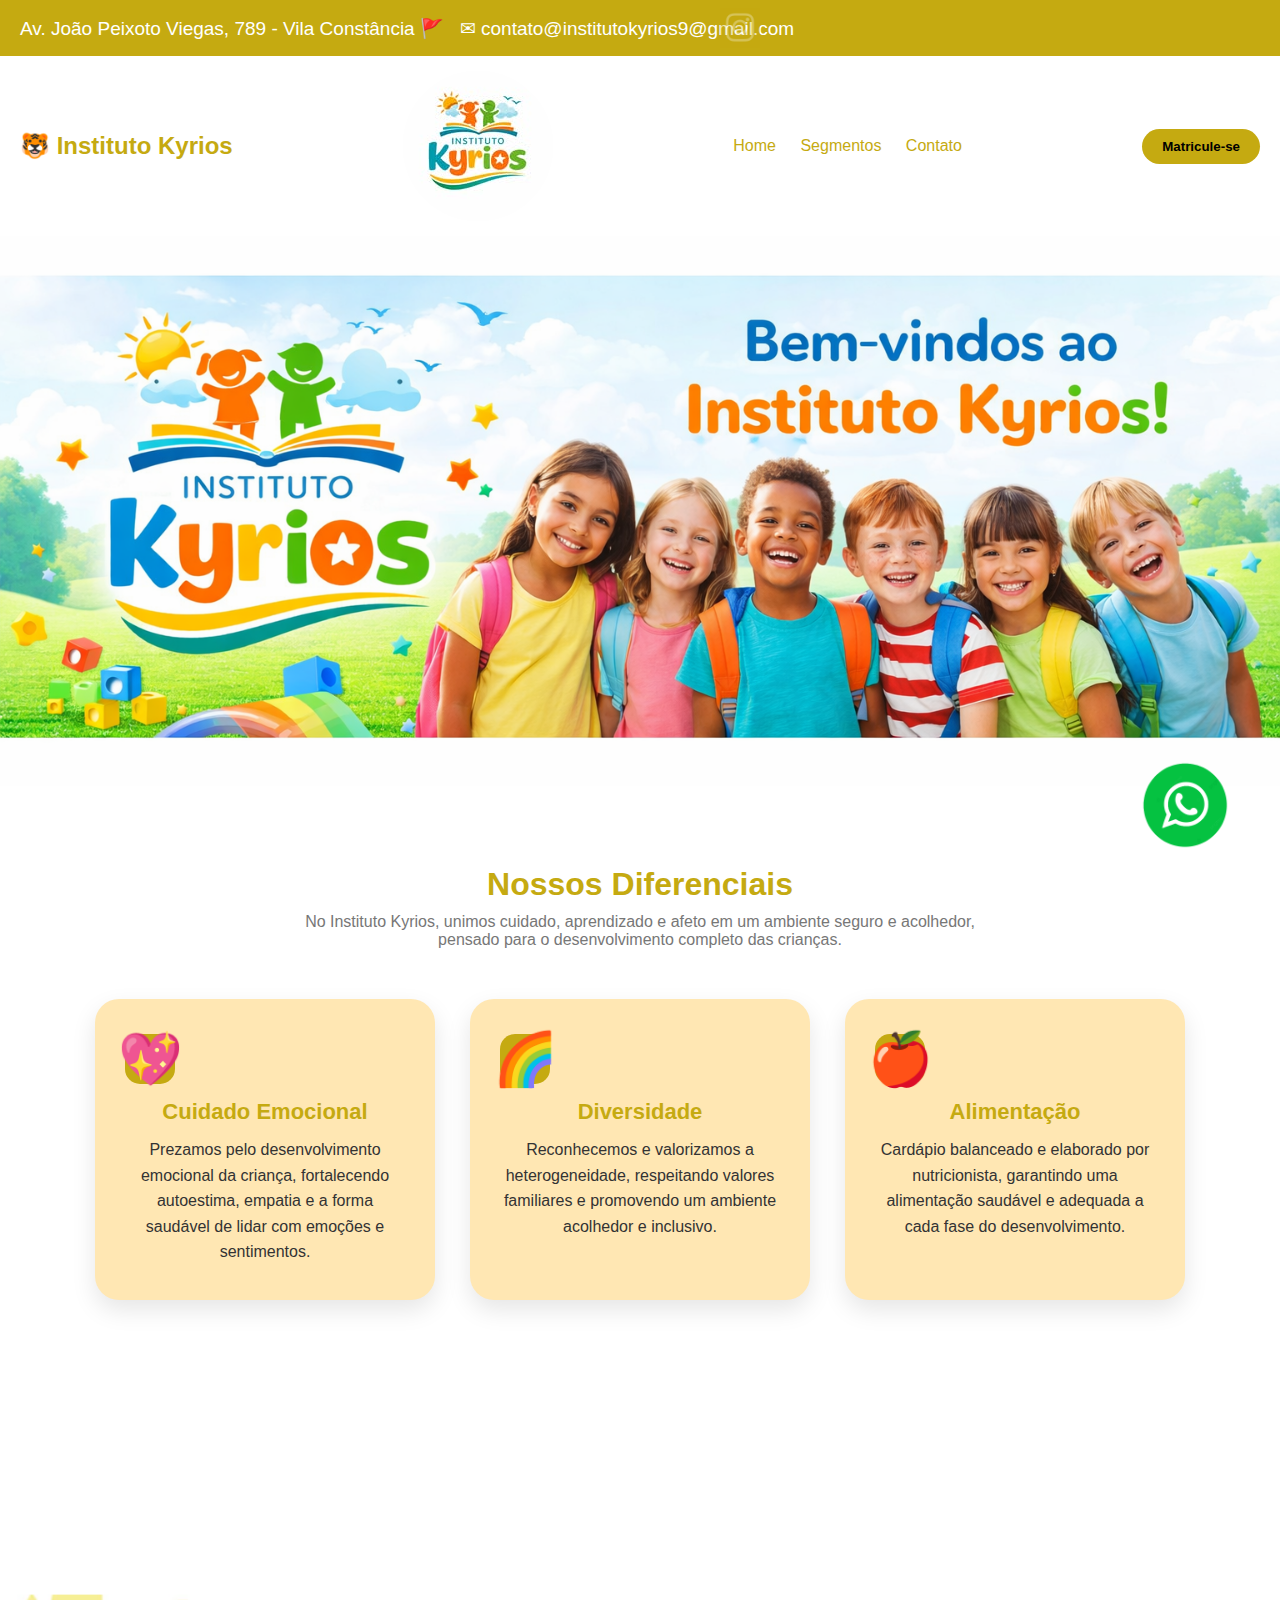
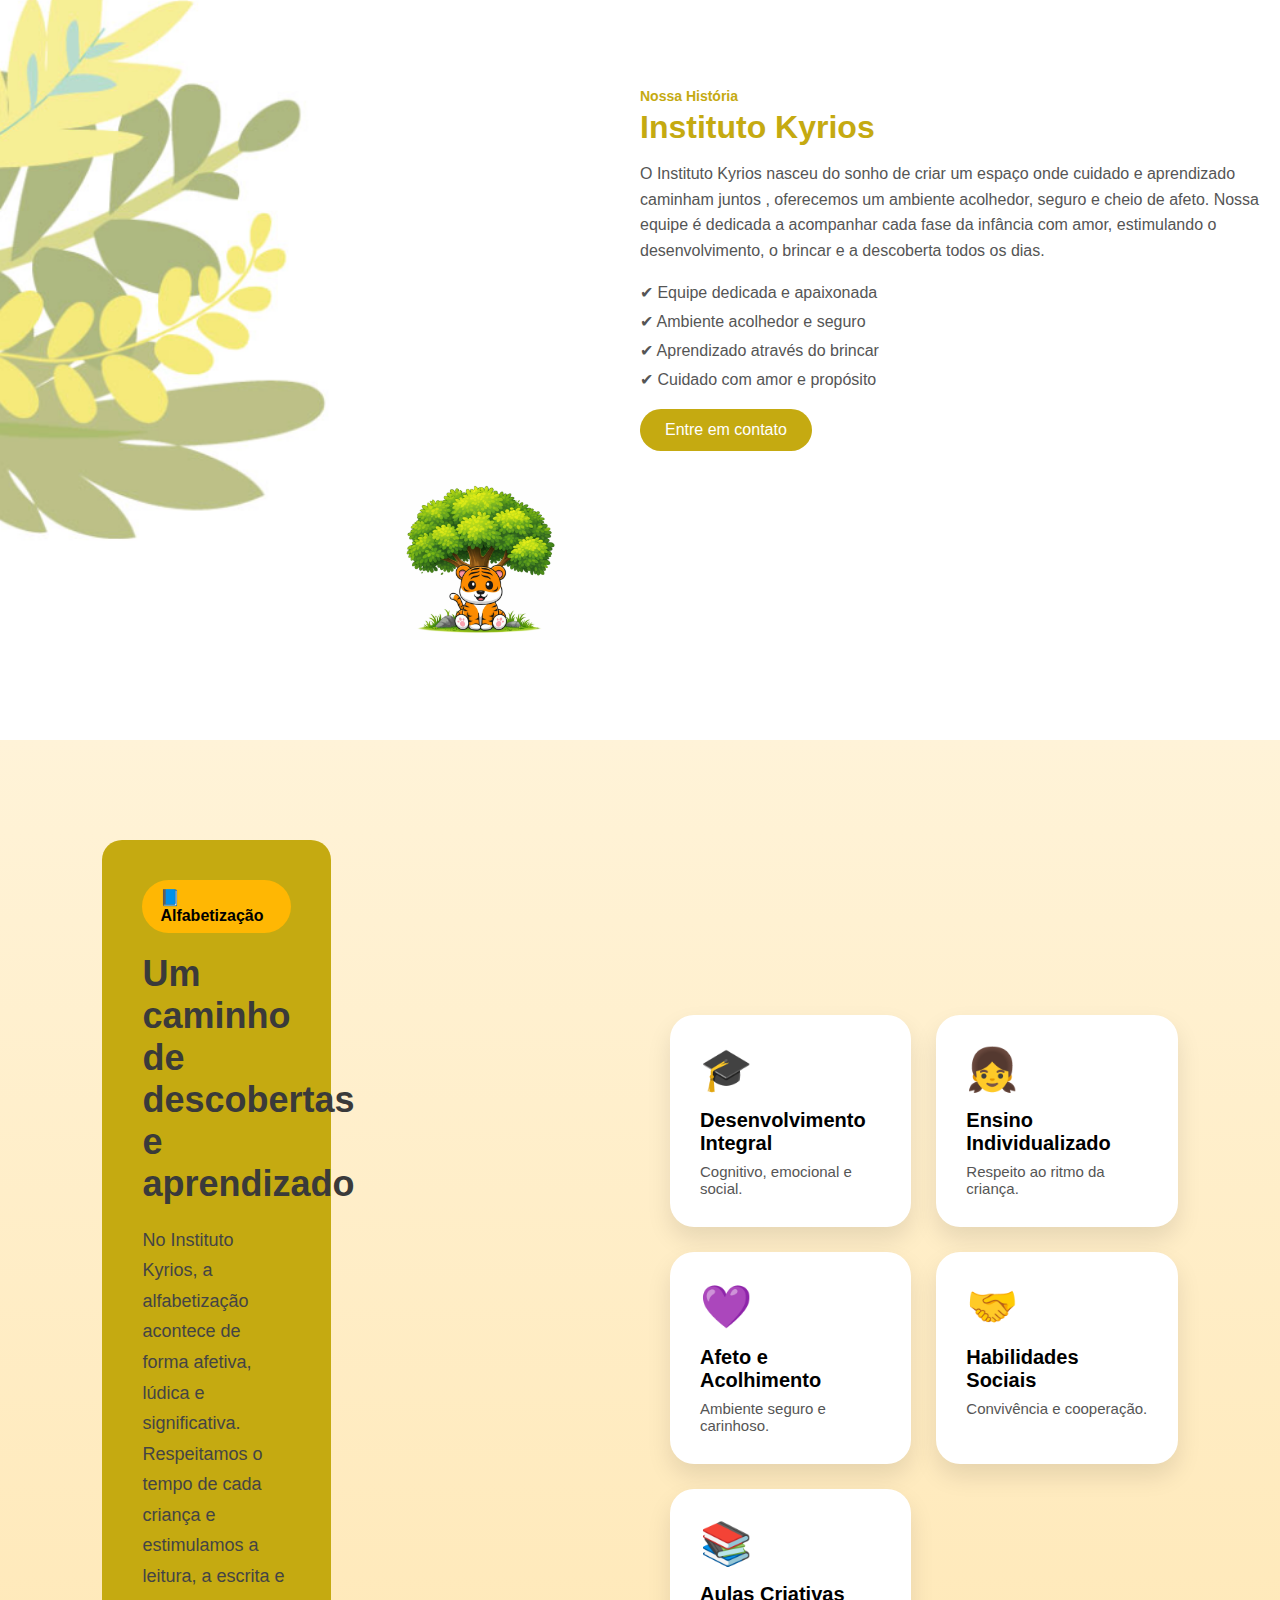
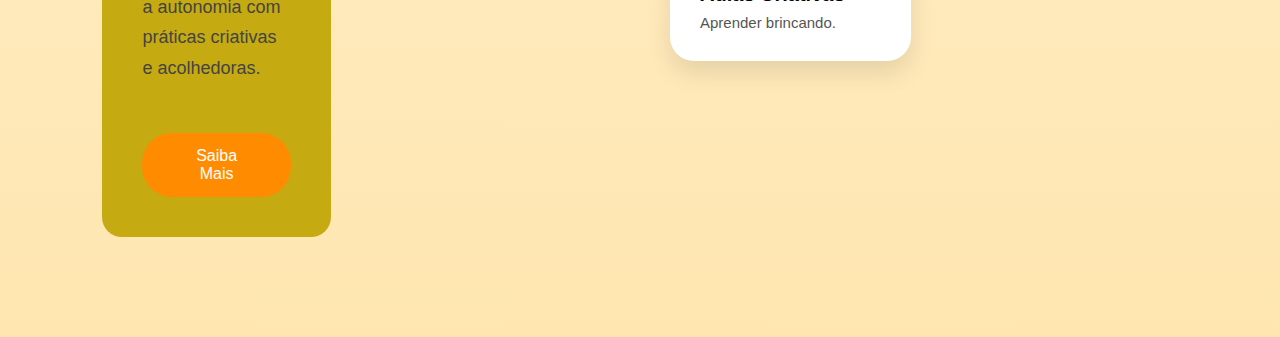
<file: index.html>
<!DOCTYPE html>
<html lang="pt-BR">
<head>
   <link rel="icon" href="banner.jpg" type="image/x-icon">
  <meta charset="UTF-8">
  <title>Instituto Kyrios</title>
  <link rel="stylesheet" href="styles.css">
  <meta name="viewport" content="width=device-width, initial-scale=1.0">
</head>
<body>

  <!-- TOPO CONTATO -->
  <div class="top-bar">
    <span>Av. João Peixoto Viegas, 789 
      - Vila Constância 🚩</span>
    <span>✉ contato@institutokyrios9@gmail.com</span>
    <div class="social">
      <a href="https://www.instagram.com/instituto.kyrios/" target="_blank">
        <img id="cla-reto" src="insta.jpeg" alt="Instagram" >
      </a>
    </div>
  </div>

  <!-- MENU -->
  <header class="header">
    <div class="logo">🐯 Instituto Kyrios</div>
    <img id="img_redonda" src="banner.jpg">
    <nav>
      <a href="">Home</a>
      <a href="indexx.html">Segmentos</a>
      <a href="http://wa.me/5511959777303">Contato</a>
    </nav>

  <a href="https://wa.me/5511959777303" target="_blank">
  <button class="btn-matricula">
    Matricule-se
  </button>
</a>

  </header>

  <!-- BANNER -->
  
  <section class="banner"></section>



  <!-- DIFERENCIAIS -->
  <section id="diferenciais" class="diferenciais">
    <h2>Nossos Diferenciais</h2>
    <p class="diferenciais-desc">
        No Instituto Kyrios, unimos cuidado, aprendizado e afeto em um ambiente seguro e acolhedor,
        pensado para o desenvolvimento completo das crianças.
    </p>

    <div class="cards">

      <div class="card">
        <div class="icon">💖</div>
        <h3>Cuidado Emocional</h3>
        <p>
          Prezamos pelo desenvolvimento emocional da criança, fortalecendo autoestima,
          empatia e a forma saudável de lidar com emoções e sentimentos.
        </p>
      </div>

      <div class="card">
        <div class="icon">🌈</div>
        <h3>Diversidade</h3>
        <p>
          Reconhecemos e valorizamos a heterogeneidade, respeitando valores familiares
          e promovendo um ambiente acolhedor e inclusivo.
        </p>
      </div>

      <div class="card">
        <div class="icon">🍎</div>
        <h3>Alimentação</h3>
        <p>
          Cardápio balanceado e elaborado por nutricionista, garantindo uma alimentação
          saudável e adequada a cada fase do desenvolvimento.
        </p>
      </div>

    </div>
     <div>
      <a href="http://wa.me/5511959777303">
      <img src="zap.png" class="zap" alt="zap">
      </a>
     </div>
  </section>

  <script src="script.js"></script>
</body>
</html>
<section class="historia">
  <div class="historia-container">

     <div class="historia-ilustracao">

    <img src="image.png" class="mancha" alt="Forma decorativa">
    <img src="tigrearvore.png" class="tigre-baixo" alt="Tigre árvore">

  </div>
 

    <div class="historia-texto">
      <h5>Nossa História</h5>
      <h2>Instituto Kyrios</h2>

      <p>
        O Instituto Kyrios nasceu do sonho de criar um espaço onde cuidado e aprendizado caminham juntos
        , oferecemos um ambiente acolhedor, seguro e cheio de afeto.
        Nossa equipe é dedicada a acompanhar cada fase da infância com amor,
        estimulando o desenvolvimento, o brincar e a descoberta todos os dias.
      </p>

  

      <ul class="lista-info">
        <li>✔ Equipe dedicada e apaixonada</li>
        <li>✔ Ambiente acolhedor e seguro</li>
        <li>✔ Aprendizado através do brincar</li>
        <li>✔ Cuidado com amor e propósito</li>
      </ul>

      <a href="" target="_blank">
 <a href="https://linktr.ee/instituto.kyrios" target="_blank">
  <button class="btn-historia">
    Entre em contato
  </button>
</a>

</a>

    </div>

  </div>
</section>
<section class="alfabetizacao">
  <div class="alfabetizacao-container">

    <!-- TEXTO -->
    <div class="alfabetizacao-texto">
      <span class="tag">📘 Alfabetização</span>
      <h2>Um caminho de descobertas e aprendizado</h2>

      <p>
        No Instituto Kyrios, a alfabetização acontece de forma afetiva, lúdica e significativa.
        Respeitamos o tempo de cada criança e estimulamos a leitura, a escrita e a autonomia
        com práticas criativas e acolhedoras.
      </p>

      <a href="https://linktr.ee/instituto.kyrios" target="_blank">
  <button class="btn-saiba">
    Saiba Mais
  </button>
</a>

    </div>

    <!-- BENEFÍCIOS -->
    <div class="alfabetizacao-cards">

      <div class="beneficio">
        <span>🎓</span>
        <h4>Desenvolvimento Integral</h4>
        <p>Cognitivo, emocional e social.</p>
      </div>

      <div class="beneficio">
        <span>👧</span>
        <h4>Ensino Individualizado</h4>
        <p>Respeito ao ritmo da criança.</p>
      </div>

      <div class="beneficio">
        <span>💜</span>
        <h4>Afeto e Acolhimento</h4>
        <p>Ambiente seguro e carinhoso.</p>
      </div>

      <div class="beneficio">
        <span>🤝</span>
        <h4>Habilidades Sociais</h4>
        <p>Convivência e cooperação.</p>
      </div>

      <div class="beneficio">
        <span>📚</span>
        <h4>Aulas Criativas</h4>
        <p>Aprender brincando.</p>
      </div>

    </div>

  </div>
</section>
</file>
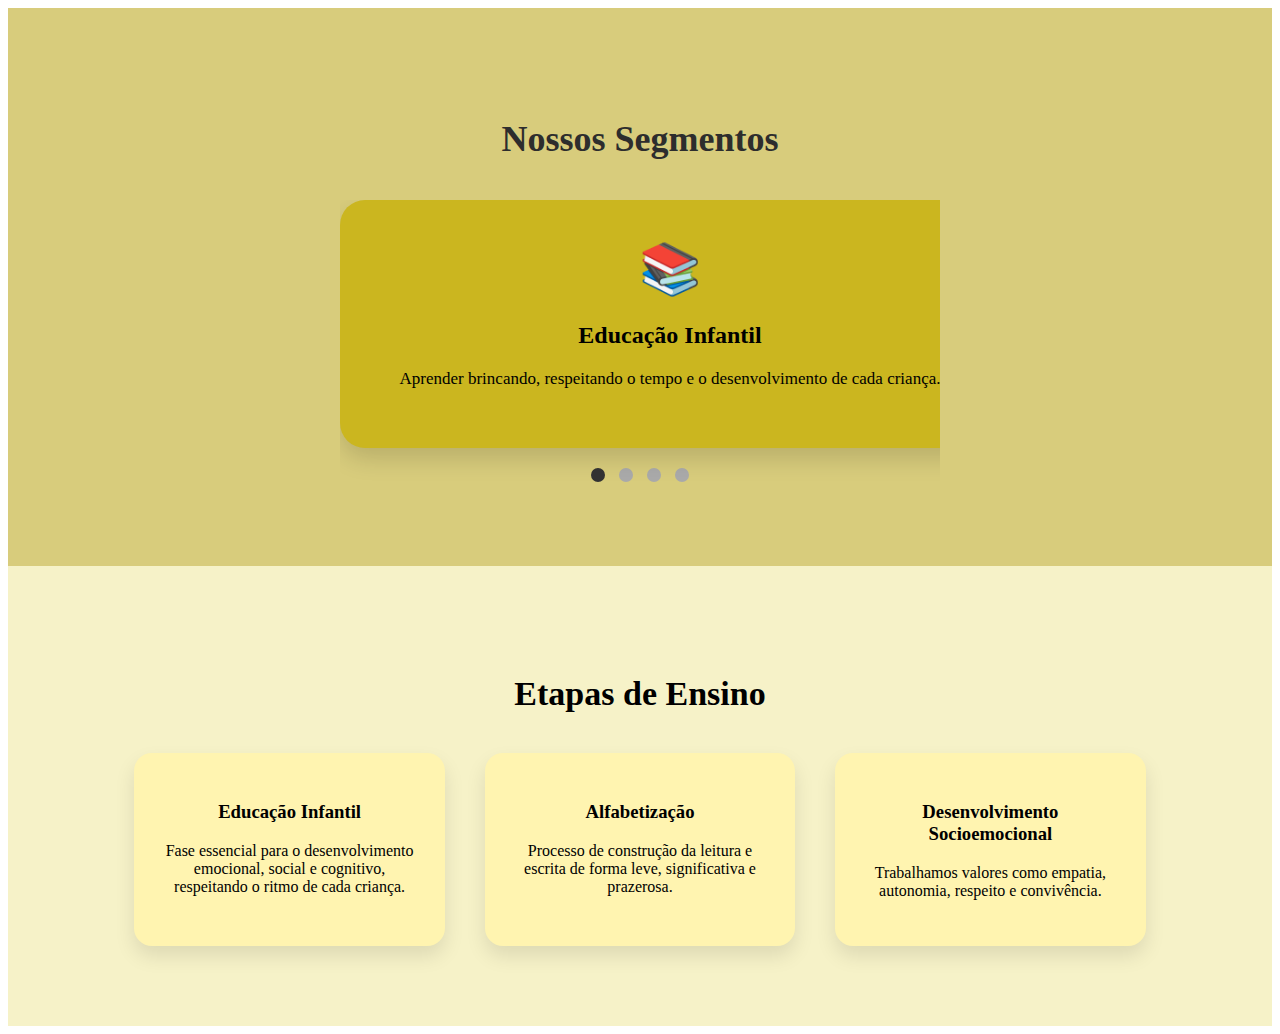
<file: indexx.html>
<html lang="pt-BR">
   <link rel="icon" href="banner.jpg" type="image/x-icon">
  <meta charset="UTF-8">
  <title>Instituto Kyrios</title>
<link rel="stylesheet" href="styless.css">
<section class="segmentos">

  <h2 class="titulo-secao">Nossos Segmentos</h2>

  <div class="carrossel-container">

    <div class="carrossel">

      <div class="slide ativo">
        <span class="icone">📚</span>
        <h3>Educação Infantil</h3>
        <p>Aprender brincando, respeitando o tempo e o desenvolvimento de cada criança.</p>
      </div>

      <div class="slide">
        <span class="icone">🎨</span>
        <h3>Atividades Criativas</h3>
        <p>Estimulação da imaginação, coordenação motora e expressão artística.</p>
      </div>

      <div class="slide">
        <span class="icone">💛</span>
        <h3>Afetividade</h3>
        <p>Ambiente acolhedor, com vínculos, respeito e segurança emocional.</p>
      </div>

      <div class="slide">
        <span class="icone">🧠</span>
        <h3>Desenvolvimento Integral</h3>
        <p>Trabalhamos corpo, mente e emoções de forma equilibrada.</p>
      </div>

    </div>

    <div class="controles">
      <span class="dot ativo"></span>
      <span class="dot"></span>
      <span class="dot"></span>
      <span class="dot"></span>
    </div>

  </div>
</section>
<section class="etapas">

  <h2>Etapas de Ensino</h2>

  <div class="etapas-grid">

    <div class="etapa">
      <h3>Educação Infantil</h3>
      <p>
        Fase essencial para o desenvolvimento emocional, social e cognitivo,
        respeitando o ritmo de cada criança.
      </p>
    </div>

    <div class="etapa">
      <h3>Alfabetização</h3>
      <p>
        Processo de construção da leitura e escrita de forma leve,
        significativa e prazerosa.
      </p>
    </div>

    <div class="etapa">
      <h3>Desenvolvimento Socioemocional</h3>
      <p>
        Trabalhamos valores como empatia, autonomia, respeito e convivência.
      </p>
    </div>

  </div>
</section>
<script>
document.addEventListener("DOMContentLoaded", function () {

  const slides = document.querySelectorAll(".slide");
  const dots = document.querySelectorAll(".dot");

  // Se não existir slide, não roda nada
  if (slides.length === 0) return;

  let index = 0;

  function atualizarSlide() {
    slides.forEach((slide, i) => {
      slide.classList.toggle("ativo", i === index);

      if (dots[i]) {
        dots[i].classList.toggle("ativo", i === index);
      }
    });
  }

  function proximoSlide() {
    index = (index + 1) % slides.length;
    atualizarSlide();
  }

  // inicia corretamente
  atualizarSlide();

  // troca automática
  setInterval(proximoSlide, 5000);

  // clique manual (se existir)
  dots.forEach((dot, i) => {
    dot.addEventListener("click", () => {
      index = i;
      atualizarSlide();
    });
  });

});
</script>
</file>
<file: styles.css>
* {
  margin: 0;
  padding: 0;
  box-sizing: border-box;
  font-family: Arial, sans-serif;
}
 #img_redonda {
  height: 150px;
  height: 150px;
  border-radius: 50%;
 }
 #cla-reto {
  opacity: 0.3;
  transition: opacity 0.3s ease;
  left: 70px;
}
#cla-reto {
  margin-left: 400px;
  margin-right: auto;
  display: block;
}
#cla-reto {
  position: relative;
  left: -500px; /* move para esquerda */
}

#cla-reto:hover {
  opacity: 1.5;
}

/* TOPO */
.top-bar {
  background: #c5aa11;
  color: white;
  padding: 8px 20px;
  display: flex;
  justify-content: space-between;
  font-size: 19px;
  
}

.top-bar a {
  color: white;
  margin-left: 10px;
  text-decoration: none;
}

/* HEADER */
.header {
  background: #ffffff;
  padding: 15px 20px;
  display: flex;
  align-items: center;
  justify-content: space-between;
}

.logo {
  font-size: 24px;
  font-weight: bold;
  color: #c5aa11;
}

nav a {
  margin: 0 10px;
  text-decoration: none;
  color: #c5aa11;
  font-weight: 500;
}

nav a:hover {
  text-decoration: underline;
}

/* BOTÕES */
.btn-matricula {
  background: #c5aa11;
  border: none;
  padding: 10px 20px;
  border-radius: 20px;
  cursor: pointer;
  font-weight: bold;
}

.btn-matricula:hover {
  background: #c5aa11;
}

.btn-cta {
  background: #c5aa11;
  color: white;
  border: none;
  padding: 12px 25px;
  border-radius: 25px;
  cursor: pointer;
  font-size: 16px;
}

.btn-cta:hover {
  background: #c5aa11;
}

/* BANNER */
.banner {
  background: #c5aa11;
  height: 350px;
  display: flex;
  align-items: center;
  padding: 40px;
}

.banner-texto {
  background: rgb(255, 255, 255);
  padding: 30px;
  border-radius: 20px;
}

.banner-texto h1 {
  color: #c5aa11;
  margin-bottom: 10px;
}

.banner-texto p {
  margin-bottom: 20px;
}

/* DIFERENCIAIS */
.diferenciais {
  padding: 60px 20px;
  text-align: center;
}

.diferenciais h2 {
  color: #c5aa11;
  margin-bottom: 15px;
}
/* DIFERENCIAIS */
.diferenciais {
  padding: 80px 20px;
  text-align: center;
  background: #ffffff;
}

.diferenciais h2 {
  color: #c5aa11;
  font-size: 32px;
  margin-bottom: 10px;
}

.diferenciais-desc {
  max-width: 700px;
  margin: 0 auto 50px;
  color: #777;
  font-size: 16px;
}

.cards {
  display: flex;
  gap: 30px;
  justify-content: center;
  flex-wrap: wrap;
}

/* CARD */
.card {
  background: #ffdbe5;
  width: 300px;
  padding: 35px 25px;
  border-radius: 30px;
  text-align: left;
  box-shadow: 0 15px 25px rgba(0,0,0,0.08);
  transition: transform 0.3s ease;
}

.card:hover {
  transform: translateY(-8px);
}

.card h3 {
  color: #c5aa11;
  margin-bottom: 15px;
}

.card p {
  color: #666;
  font-size: 14px;
  line-height: 1.6;
}

/* ÍCONE */
.icon {
  background: #c5aa11;
  width: 50px;
  height: 50px;
  border-radius: 15px;
  display: flex;
  align-items: center;
  justify-content: center;
  font-size: 22px;
  margin-bottom: 20px;
}

.top-bar {
  display: flex;
  justify-content: space-between;
  align-items: center;
  padding: 8px 20px;
}

.social {
  display: flex;
  justify-content: center;
  align-items: center;
}

.social img {
  width: 40px;
}
.historia {
  padding: 80px 10%;
  background: #ffffff;
}

.historia-container {
  display: flex;
  align-items: center;
  justify-content: space-between;
  gap: 60px;
  flex-wrap: wrap;
}

/* LADO ESQUERDO */
.historia-ilustracao {
  position: relative;
  width: 45%;
  min-width: 280px;
}

.mancha {
  width: 100%;
  max-width: 420px;
}

.koala-topo {
  position: absolute;
  top: -40px;
  right: 40px;
  width: 120px;
}

.koala-baixo {
  position: absolute;
  bottom: -30px;
  left: 10px;
  width: 140px;
}

/* TEXTO */
.historia-texto {
  width: 50%;
  min-width: 300px;
}

.historia-texto h5 {
  color: #c5aa11;
  font-size: 14px;
  margin-bottom: 5px;
}

.historia-texto h2 {
  color: #c5aa11;
  font-size: 32px;
  margin-bottom: 15px;
}

.historia-texto p {
  color: #555;
  line-height: 1.6;
  margin-bottom: 20px;
}

/* BOX ROSA */
.info-box {
  background: #fde4ec;
  width: 160px;
  padding: 20px;
  border-radius: 20px;
  text-align: center;
  margin-bottom: 20px;
}

.info-box span {
  display: block;
  font-size: 28px;
  font-weight: bold;
  color: #c5aa11;
}

.info-box small {
  font-size: 14px;
  color: #555;
}

/* LISTA */
.lista-info {
  list-style: none;
  padding: 0;
  margin-bottom: 20px;
}

.lista-info li {
  margin-bottom: 10px;
  color: #555;
}

/* BOTÃO */
.btn-historia {
  background: #c5aa11;
  border: none;
  padding: 12px 25px;
  border-radius: 30px;
  color: #fff;
  font-size: 16px;
  cursor: pointer;
  transition: 0.3s;
}

.btn-historia:hover {
  background: #c5aa11;
}
.alfabetizacao {
  background: #cabc69;
  padding: 80px 10%;
  position: relative;
}

.alfabetizacao-container {
  display: flex;
  align-items: center;
  justify-content: space-between;
  flex-wrap: wrap;
}

/* TEXTO */
.alfabetizacao-texto {
  width: 45%;
  background: #c5aa11;
  padding: 40px;
  border-radius: 20px;
}

.alfabetizacao-texto h2 {
  color: #3a3a3a;
  font-size: 26px;
  margin-bottom: 15px;
}

.alfabetizacao-texto p {
  color: #444;
  font-size: 16px;
  line-height: 1.6;
}

.btn-saiba {
  margin-top: 20px;
  background: #a9e3d2;
  border: none;
  padding: 12px 25px;
  border-radius: 30px;
  font-size: 15px;
  cursor: pointer;
  transition: 0.3s;
}

.btn-saiba:hover {
  background: #8dd8c4;
}

/* GRAFICO */
.alfabetizacao-grafico {
  width: 45%;
  display: flex;
  justify-content: center;
  align-items: center;
}

.circulo {
  position: relative;
  width: 360px;
  height: 360px;
  background: #c5aa11;
  border-radius: 50%;
}

.circulo .item {
  position: absolute;
  width: 120px;
  text-align: center;
  font-size: 13px;
  color: #4a4a4a;
}

.circulo .item span {
  display: block;
  font-size: 26px;
  margin-bottom: 5px;
}

/* POSIÇÕES */
.item1 { top: -10px; left: 50%; transform: translateX(-50%); }
.item2 { right: -15px; top: 35%; }
.item3 { bottom: -10px; left: 50%; transform: translateX(-50%); }
.item4 { left: -15px; top: 35%; }
.item5 { top: 35%; left: 50%; transform: translate(-50%, -50%); }

.centro {
  position: absolute;
  top: 50%;
  left: 50%;
  transform: translate(-50%, -50%);
}

.historia {
  width: 100%;
  padding: 140px 0 120px;
  background: #fff;
  overflow: visible;
}

.historia-wrapper {
  display: flex;
  align-items: center;
  gap: 80px;
  max-width: 1200px;
  margin: 0 auto;
  position: relative;
  overflow: visible;
}

/* CONTAINER DAS IMAGENS */
.historia-ilustracao {
  position: relative;
  width: 360px;
  min-height: 600px; /* 🔥 MAIS ALTO */
  overflow: visible;
}

/* FOLHAGEM */
.mancha {
  width: 100%;
  position: relative;
  z-index: 1;
}

/* TIGRE DE BAIXO */
.tigre-baixo {
  position: absolute;
  bottom: -20px;
  left: 400px;
  width: 160px;
  z-index: 3;
}

/* TIGRE DE CIMA */
.tigre-cima {
  position: absolute;
  top: 300px; /* 🔥 AGORA APARECE INTEIRO */
  left: 600px;
  width: 200px;
  z-index: 4;
}

/* TEXTO */
.historia-conteudo {
  max-width: 520px;
}

/* MOBILE */
@media (max-width: 768px) {
  .historia-wrapper {
    flex-direction: column;
    text-align: center;
  }

  .historia-ilustracao {
    width: 260px;
    min-height: 520px;
  }

  .tigre-cima {
    top: -60px;
    left: 90px;
  }
}
.zap {
    position: fixed; /* Fica fixa na tela, mesmo ao rolar */
    bottom: 20px;    /* Distância do rodapé (ajuste conforme necessário) */
    right: 20px;     /* Distância da lateral direita (ajuste conforme necessário) */
    z-index: 1000;   /* Garante que fique acima de outros elementos */
    width: 150px;
      
}
.banner {
  width: 100%;
  height: 420px;

  background-image: url("ChatGPT\ Image\ 2\ de\ jan.\ de\ 2026\,\ 17_55_39.png");
  background-size: cover;
  background-position: center;
  background-repeat: no-repeat;

  /* opcional: efeito suave */
  transition: 0.3s ease;
}
.banner:hover {
  filter: brightness(1.05);
}
.banner {
  height: 550px;
}
/* CONTAINER DOS CARDS */
.cards {
  display: flex;
  gap: 35px;
  justify-content: center;
  flex-wrap: wrap;
  margin-top: 50px;
}

/* CARD */
.card {
  width: 340px; /* ⬅ aumentei levemente */
  padding: 35px 30px;
  background-color: #ffe7b3; /* pode ajustar para sua paleta */
  border-radius: 24px;
  text-align: center;

  box-shadow: 0 10px 25px rgba(0, 0, 0, 0.1);

  transition:
    transform 0.35s ease,
    box-shadow 0.35s ease;
}

/* ANIMAÇÃO AO PASSAR O MOUSE */
.card:hover {
  transform: translateY(-14px);
  box-shadow: 0 22px 45px rgba(0, 0, 0, 0.18);
}

/* ÍCONE */
.card .icon {
  font-size: 52px;
  margin-bottom: 15px;
  transition: transform 0.35s ease;
}

/* ÍCONE ANIMADO NO HOVER */
.card:hover .icon {
  transform: scale(1.15) rotate(-5deg);
}

/* TÍTULO */
.card h3 {
  font-size: 22px;
  margin-bottom: 12px;
}

/* TEXTO */
.card p {
  font-size: 16px;
  line-height: 1.6;
  color: #333;
}

/* RESPONSIVO */
@media (max-width: 768px) {
  .card {
    width: 90%;
  }
}
.alfabetizacao {
  background: linear-gradient(180deg, #fff3d8, #ffe6b0);
  padding: 100px 8%;
}

.alfabetizacao-container {
  display: grid;
  grid-template-columns: 1fr 1fr;
  gap: 60px;
  align-items: center;
}

/* TEXTO */
.alfabetizacao-texto .tag {
  background: #ffb703;
  color: #000;
  padding: 8px 18px;
  border-radius: 30px;
  font-weight: bold;
  display: inline-block;
  margin-bottom: 20px;
}

.alfabetizacao-texto h2 {
  font-size: 36px;
  margin-bottom: 20px;
}

.alfabetizacao-texto p {
  font-size: 18px;
  line-height: 1.7;
  margin-bottom: 30px;
}

.btn-saiba {
  background: #ff8c00;
  color: #fff;
  border: none;
  padding: 14px 35px;
  border-radius: 30px;
  font-size: 16px;
  cursor: pointer;
  transition: transform 0.3s, box-shadow 0.3s;
}

.btn-saiba:hover {
  transform: translateY(-4px);
  box-shadow: 0 12px 30px rgba(0,0,0,0.2);
}

/* CARDS */
.alfabetizacao-cards {
  display: grid;
  grid-template-columns: repeat(2, 1fr);
  gap: 25px;
}

.beneficio {
  background: #fff;
  padding: 30px;
  border-radius: 24px;
  box-shadow: 0 12px 25px rgba(0,0,0,0.1);
  transition: transform 0.35s ease, box-shadow 0.35s ease;
}

.beneficio span {
  font-size: 42px;
}

.beneficio h4 {
  margin: 15px 0 8px;
  font-size: 20px;
}

.beneficio p {
  font-size: 15px;
  color: #555;
}

/* ANIMAÇÃO HOVER */
.beneficio:hover {
  transform: translateY(-10px);
  box-shadow: 0 25px 45px rgba(0,0,0,0.18);
}

/* RESPONSIVO */
@media (max-width: 900px) {
  .alfabetizacao-container {
    grid-template-columns: 1fr;
    text-align: center;
  }

  .alfabetizacao-cards {
    grid-template-columns: 1fr;
  }
}
/* =========================
   CORREÇÃO MOBILE REAL
   ========================= */
@media (max-width: 768px) {

  /* ---------- TOPO ---------- */
  .top-bar {
    flex-direction: column;
    text-align: center;
    gap: 8px;
    font-size: 14px;
  }

  #cla-reto {
    position: static;
    margin: 0 auto;
    opacity: 1;
  }

  /* ---------- HEADER ---------- */
  .header {
    flex-direction: column;
    gap: 15px;
    text-align: center;
  }

  nav {
    display: flex;
    flex-wrap: wrap;
    justify-content: center;
  }

  /* ---------- BANNER ---------- */
  .banner {
    height: 280px;
  }

  /* ---------- DIFERENCIAIS ---------- */
  .cards {
    flex-direction: column;
    align-items: center;
  }

  .card {
    width: 90%;
  }

  /* ---------- HISTÓRIA ---------- */
  .historia-container,
  .historia-wrapper {
    flex-direction: column;
    text-align: center;
  }

  .historia-ilustracao {
    width: 100%;
    min-height: auto;
  }

  /* DESLIGA POSICIONAMENTO ABSOLUTO NO MOBILE */
  .tigre-cima,
  .tigre-baixo {
    position: static;
    width: 140px;
    margin: 15px auto;
    display: block;
  }

  /* ---------- ALFABETIZAÇÃO ---------- */
  .alfabetizacao {
    padding: 60px 20px;
  }

  .alfabetizacao-container {
    display: flex;
    flex-direction: column;
    gap: 40px;
  }

  .alfabetizacao-texto {
    width: 100%;
    padding: 30px;
  }

  .alfabetizacao-cards {
    grid-template-columns: 1fr;
  }

  /* ---------- WHATSAPP ---------- */
  .zap {
    width: 65px;
    bottom: 15px;
    right: 15px;
  }
}
</file>
<file: styless.css>
.segmentos {
  background: #d8cc7c;
  padding: 80px 0;
  text-align: center;
}

.titulo-secao {
  font-size: 36px;
  margin-bottom: 40px;
  color: #2d2d2d;
}

.carrossel-container {
  position: relative;
  max-width: 600px;
  margin: auto;
  overflow: hidden;
}

.carrossel {
  display: flex;
  transition: transform 0.6s ease-in-out;
}

.slide {
  min-width: 100%;
  background: #cbb61f;
  padding: 40px 30px;
  border-radius: 25px;
  box-shadow: 0 10px 25px rgba(0,0,0,0.15);
  opacity: 0.4;
  transform: scale(0.9);
  transition: 0.5s;
}

.slide.ativo {
  opacity: 1;
  transform: scale(1);
}

.icone {
  font-size: 50px;
  display: block;
  margin-bottom: 15px;
}

.slide h3 {
  font-size: 24px;
  margin-bottom: 10px;
}

.slide p {
  font-size: 17px;
  line-height: 1.5;
}

.controles {
  margin-top: 20px;
}

.dot {
  height: 14px;
  width: 14px;
  margin: 0 5px;
  display: inline-block;
  background-color: #aaa;
  border-radius: 50%;
  cursor: pointer;
  transition: 0.3s;
}

.dot.ativo {
  background-color: #333;
}
.proposta {
  background: #e1d98b;
  padding: 80px 10%;
  text-align: center;
}

.proposta h2 {
  font-size: 36px;
  margin-bottom: 20px;
}

.proposta p {
  max-width: 700px;
  margin: auto;
  font-size: 18px;
}

.valores {
  display: flex;
  justify-content: center;
  gap: 40px;
  margin-top: 40px;
}

.valor span {
  font-size: 40px;
}

.valor h4 {
  margin-top: 10px;
  font-weight: 600;
}

.etapas {
  background: #f6f2c8;
  padding: 80px 10%;
  text-align: center;
}

.etapas h2 {
  font-size: 34px;
  margin-bottom: 40px;
}

.etapas-grid {
  display: grid;
  grid-template-columns: repeat(auto-fit, minmax(250px, 1fr));
  gap: 40px;
}

.etapa {
  background: #fff4b0;
  padding: 30px;
  border-radius: 18px;
  box-shadow: 0 10px 20px rgba(0,0,0,0.1);
}
  /* ANIMAÇÃO AO PASSAR O MOUSE */
.etapa {
  transition: all 0.35s ease;
  cursor: pointer;
  position: relative;
  overflow: hidden;
}

.etapa:hover {
  transform: translateY(-10px);
  box-shadow: 0 18px 35px rgba(0, 0, 0, 0.18);
}

/* Animação suave do ícone */
.etapa span {
  display: inline-block;
  transition: transform 0.4s ease;
}

.etapa:hover span {
  transform: scale(1.2) rotate(3deg);
}

/* Brilho sutil ao passar o mouse */
.etapa::after {
  content: "";
  position: absolute;
  inset: 0;
  background: radial-gradient(circle at top left, rgba(255,255,255,0.35), transparent 60%);
  opacity: 0;
  transition: opacity 0.4s ease;
  pointer-events: none;
}

.etapa:hover::after {
  opacity: 1;
}
/* ESCONDE TODOS OS SLIDES */
.slide {
  display: none;
  opacity: 0;
  transition: opacity 0.5s ease;
}

/* MOSTRA APENAS O SLIDE ATIVO */
.slide.ativo {
  display: block;
  opacity: 1;
}
</file>
